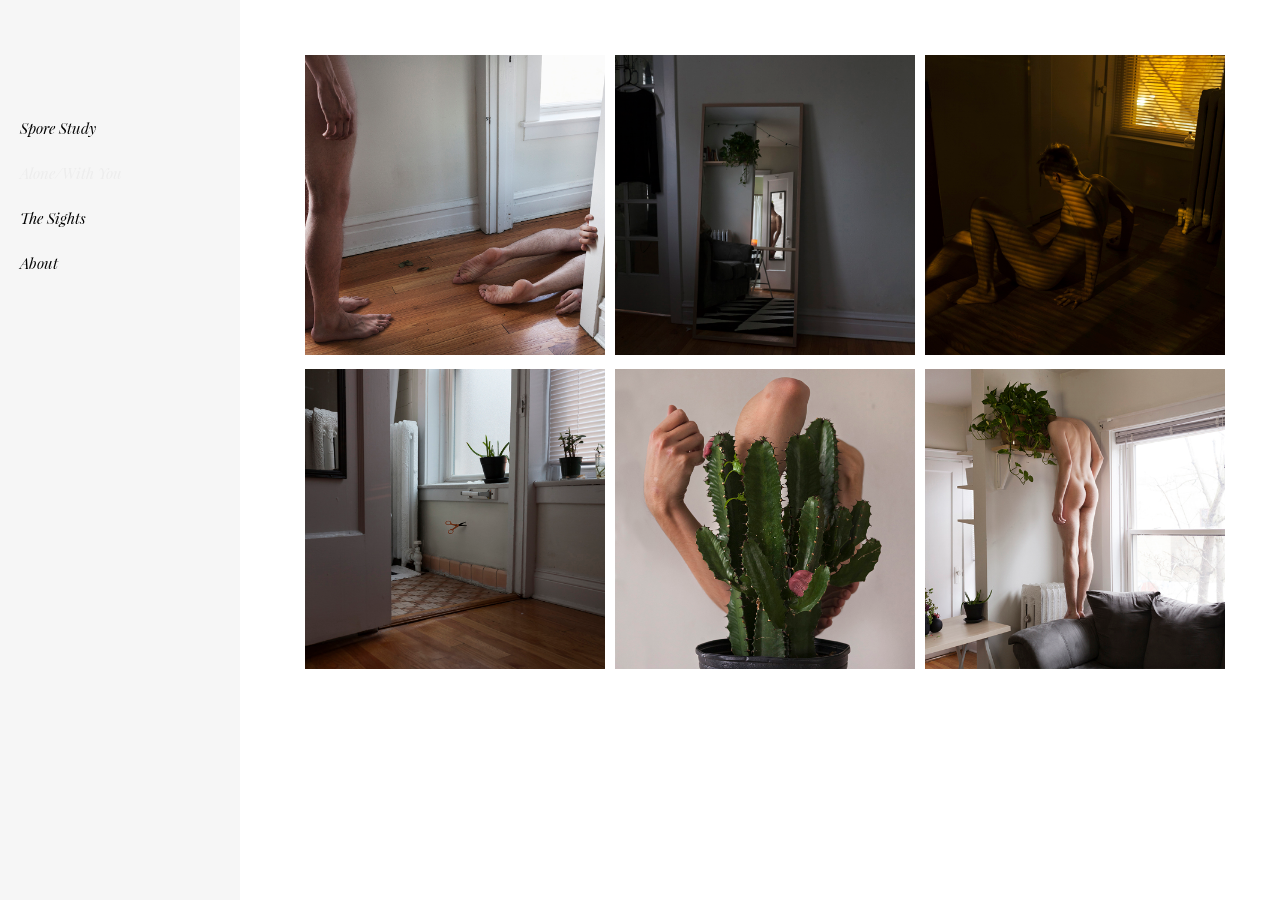
<file: Alone.html>
<!DOCTYPE html>
<html>
<head>
	<title>Alone</title>

	<link rel="stylesheet" type="text/css" href="Custom.css">
	<link rel="stylesheet" type="text/css" href="css/lightbox.css">
	<script type="text/javascript" src="js/lightbox.min.js"></script>

	<style type="text/css">

	body{
		margin: 0px;
		font-family: 'Playfair Display'
	}

		
	.title{
		font-family: 'Playfair Display';
		font-size: 36px;
		font-style: italic;
		font-weight: normal;
		width: 200px;
		display: block;
		padding-left: 20px;
		padding-top: 30px;
		padding-bottom: 40px;
		position: relative;
		color: #5f5f5f;
		transition-duration: 2s;
	}


	.title:hover{
		opacity: 0;
		text-decoration: line-through;
	}

	.Alone{
		color: #ededed;
	}


	/*______________________________________*/

	/*Parent*/
	.row{
		display: flex;
		flex-wrap: wrap;
		margin-left: 250px;
		justify-content: center;
		top: 50px;
		position: absolute;
	}

	/*Child*/
	.col{
		max-width: 300px;
		min-width: 300px;
		margin: 5px;

	}

</style>


</head>
<body>

	<div class="Linkbox"></div>

<h1><a class="title" href="index.html">Colton Witt</a></h1>

<h2><a href="Spores.html">Spore Study</a></h2>

<h2><a class="Alone" href="Alone.html">Alone/With You</a></h2>

<h2><a class="TheSights" href="Sights.html">The Sights</a></h2>

<h2><a class="About" href="">About</a></h2>




	<div class="row">

<div class="col"> <a href="Photos/Alone/ExperienceIII.jpg" data-lightbox="gallery" ><img src="Photos/Alone/ethum.jpg"></a></div>

<div class="col"><a href="Photos/Alone/ExperienceIV.jpg" data-lightbox="gallery"><img src="Photos/Alone/ethumb2.jpg"></a></div>

<div class="col"><a href="Photos/Alone/ExperienceV.jpg" data-lightbox="gallery"><img src="Photos/Alone/ethumb3.jpg"></a></div>

<div class="col"><a href="Photos/Alone/ExperienceVI.jpg" data-lightbox="gallery"><img src="Photos/Alone/ethumb4.jpg"></a></div>

<div class="col"><a href="Photos/Alone/Metamorphosis.jpg" data-lightbox="gallery"><img src="Photos/Alone/ethumb5.jpg"></a></div>

<div class="col"><a href="Photos/Alone/Rebirth.jpg" data-lightbox="gallery"><img src="Photos/Alone/ethumb6.jpg"></a></div>
		
</div>
<!-- thumbnails -->




</body>
</html>
</file>
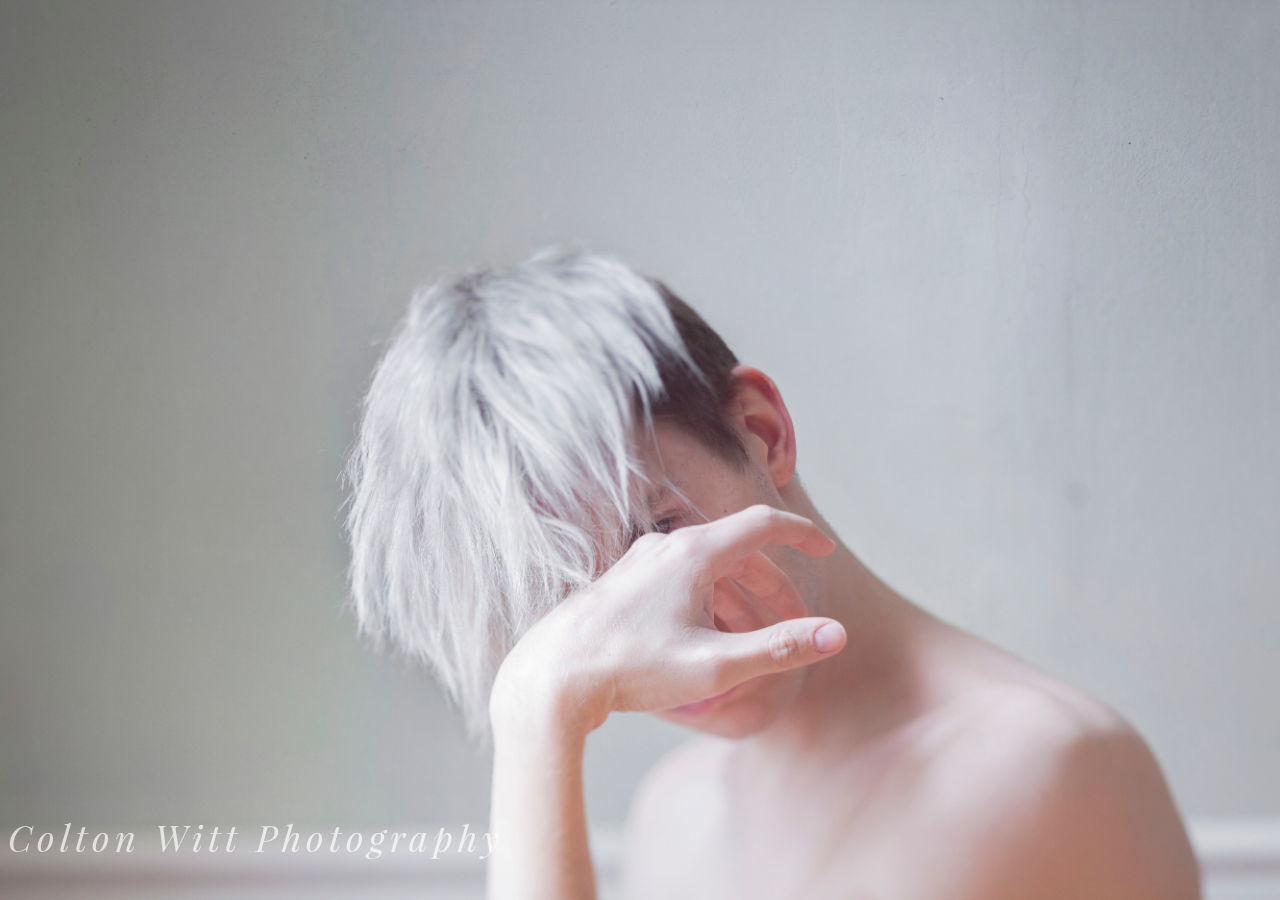
<file: cover.html>
<!DOCTYPE html>

<html>

<head>
    <title>Colton Witt Photography</title>

    <link rel="icon" type="image/gif" href="http://orig14.deviantart.net/71a9/f/2013/040/a/8/camera_pixel_by_blackrabbit_25-d5uf27l.gif" />

    <link rel="icon" type="image/png" sizes="32x32" href="
    <link rel="icon" type="image/gif" href="http://orig14.deviantart.net/71a9/f/2013/040/a/8/camera_pixel_by_blackrabbit_25-d5uf27l.gif">




    <style type="text/css">


    html { 
        background: url(cold.jpg) no-repeat center center fixed; 
         -webkit-background-size: cover;
         -moz-background-size: cover;
         -o-background-size: cover;
         background-size: cover;}

        

         @font-face {
            font-family: 'Playfair Display';
            src: url('playfair-display/PlayfairDisplay-Italic.otf');}


        body{font-family: sans-serif;}

            a{color:white;
                text-decoration: none;

                }

            h1{font-size: 36px;
                color:white;
                font-family: 'Playfair Display' ;
                font-style: italic;
                letter-spacing: 5px;
                text-align: center;
                opacity: 0.7;
                transition-duration: .5s;
            }
            h1:hover{
                opacity: 0;
            }


    </style>

</head>

<body>

 
    

    <h1 style="font-weight: normal; position: fixed; bottom: 15px; width:500px; text-align: left"> <a href="index.html">Colton Witt Photography</a></h1>
   


</body>

</html>
</file>
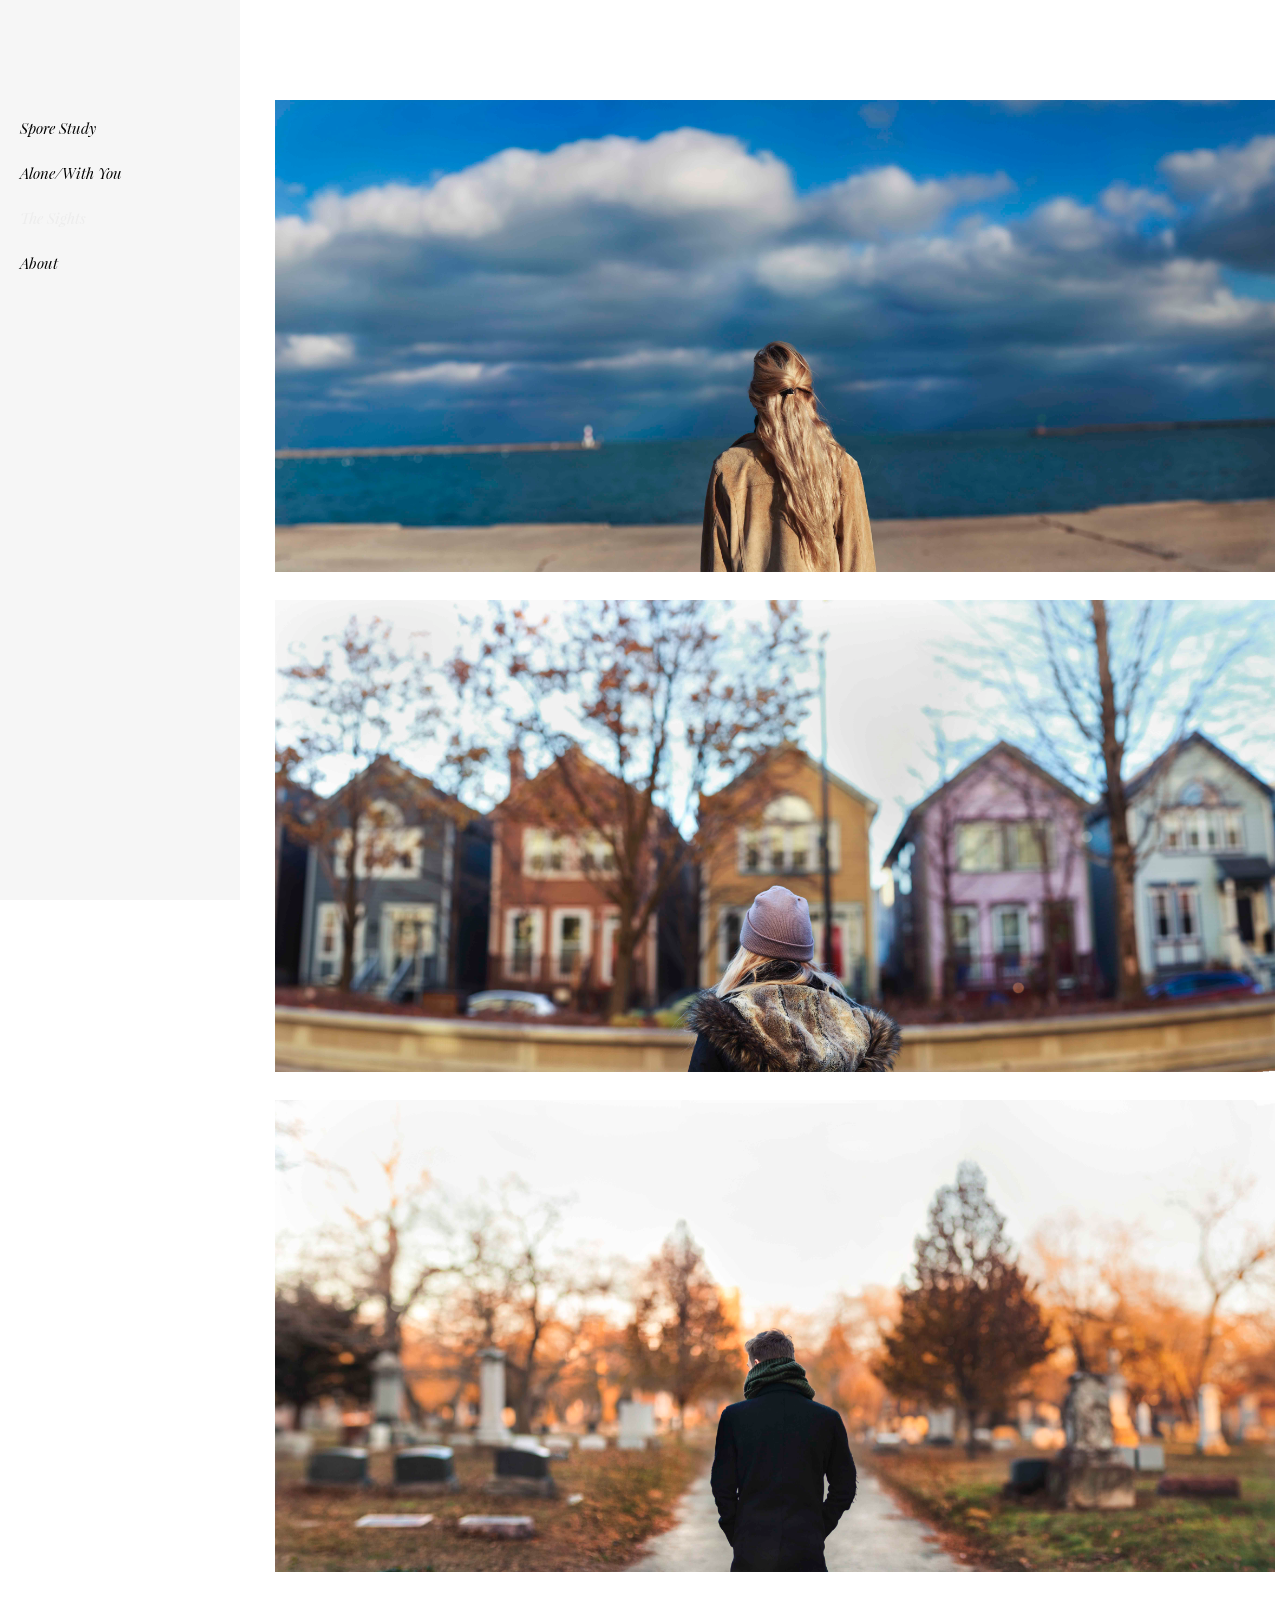
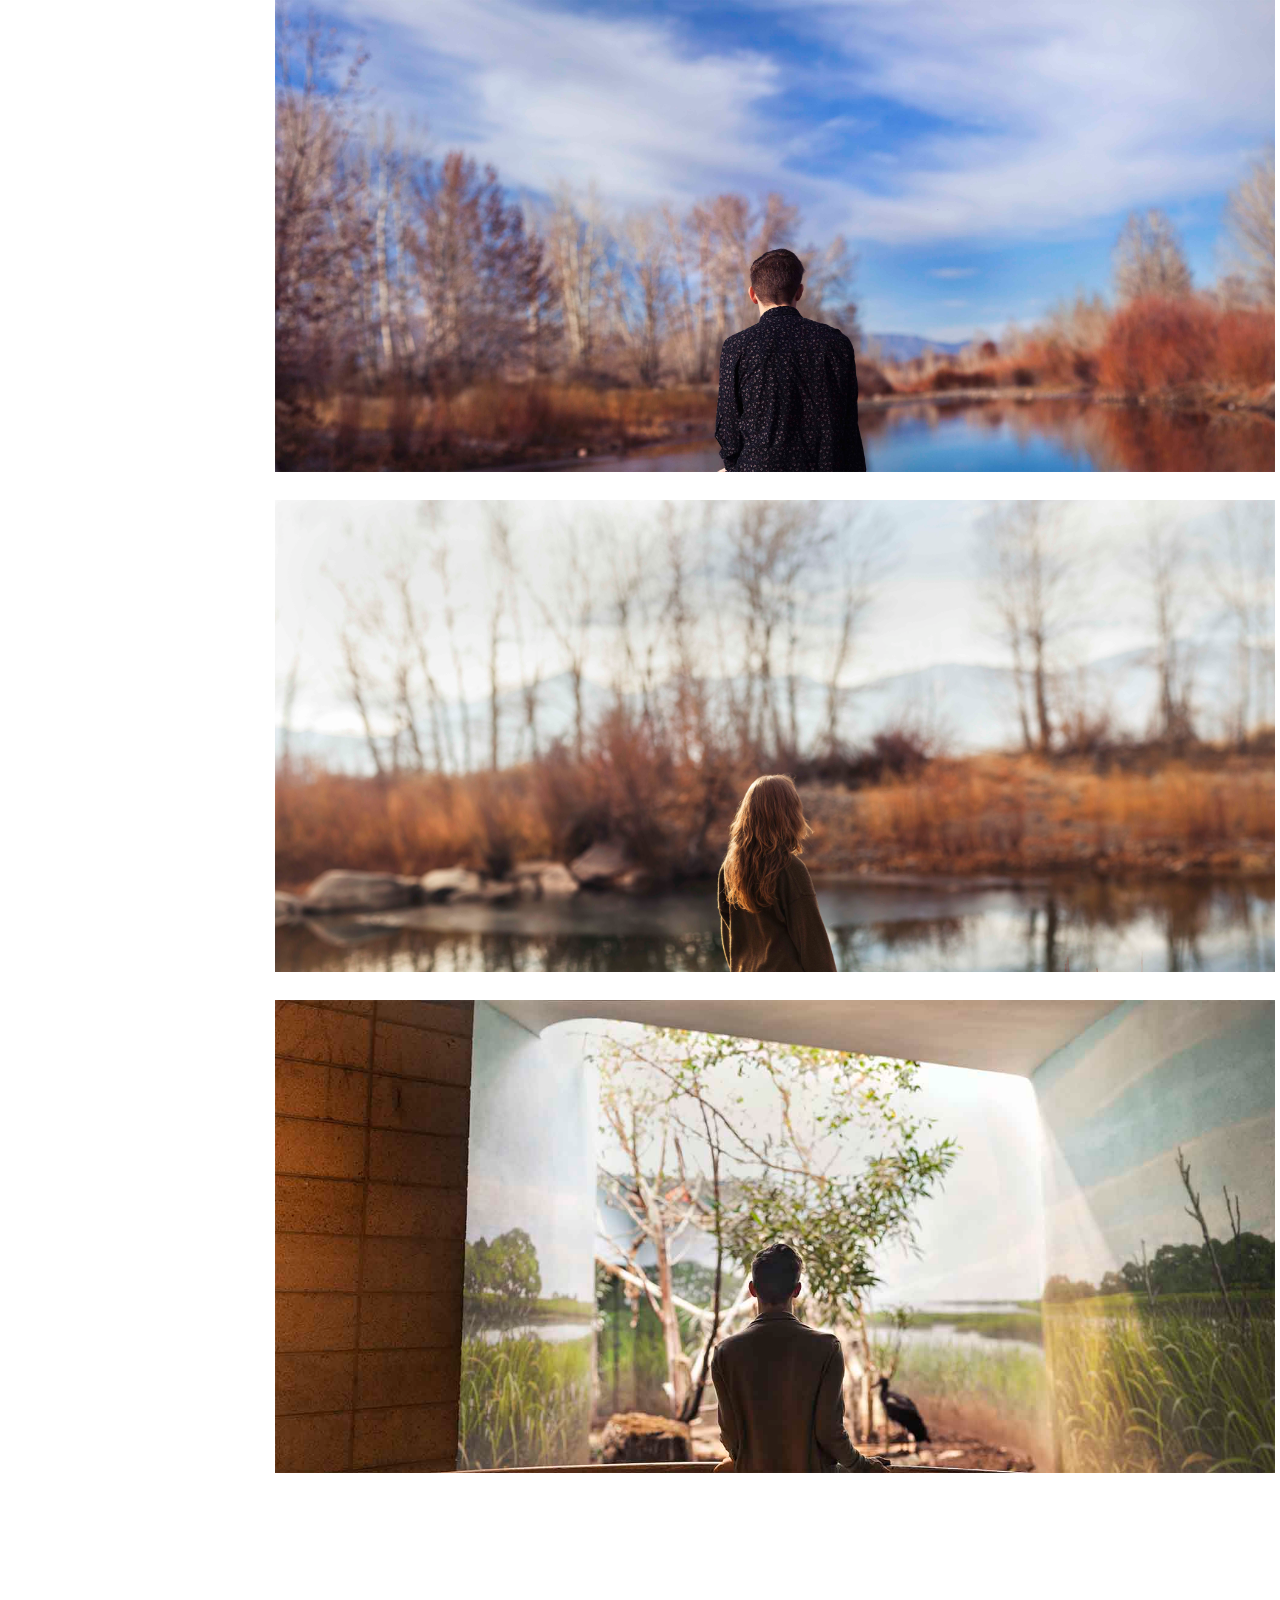
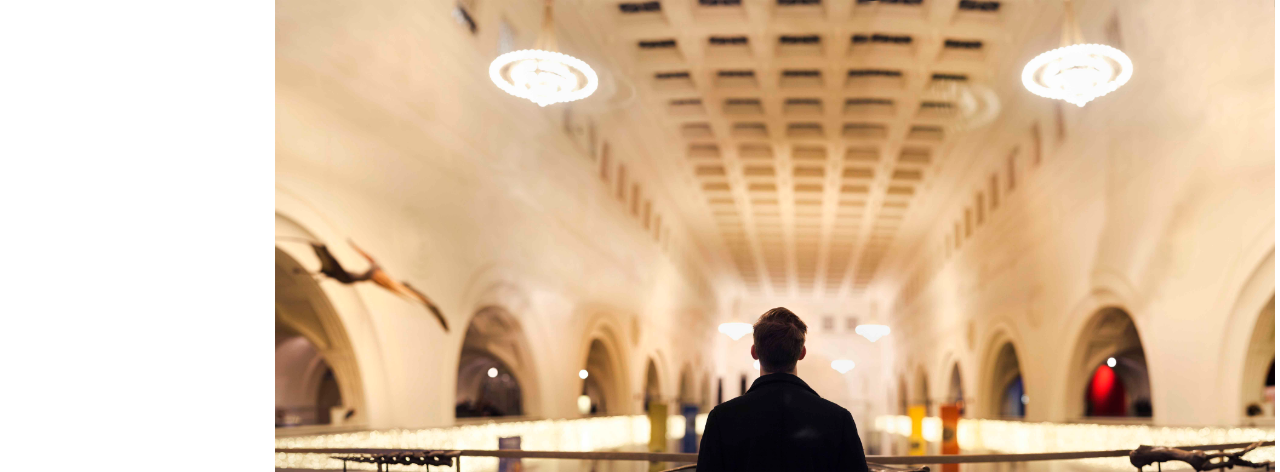
<file: Sights.html>
<!DOCTYPE html>
<html>
<head>
	<title>The Sights</title>

	<link rel="stylesheet" type="text/css" href="Custom.css">

	<style type="text/css">

	body{
		margin: 0px;
		font-family: 'Playfair Display'
	}

		
	.title{
		font-family: 'Playfair Display';
		font-size: 36px;
		font-style: italic;
		font-weight: normal;
		width: 200px;
		display: block;
		padding-left: 20px;
		padding-top: 30px;
		padding-bottom: 40px;
		position: relative;
		color: #5f5f5f;
		transition-duration: 2s;
	}

	.TheSights{
		color: #ededed;
	}


	.title:hover{
		opacity: 0;
		text-decoration: line-through;
	}

	/*.flexboxContainer{
			width: 500px;
			height: 1000px;
			margin: 100px;
			border: 1px solid black;


		display: flex;
		flex-direction: column;
		flex-wrap: nowrap;
		justify-content: flex-end;
		align-items: center;
		align-content: center;


	}

		img {
	max-width: 25%;
	padding: 2.5%;
}*/

 .one{
 	width: 1000px;
 	top: 100px;
 	left: 275px;
 	position: absolute;
 }

.two{
	width: 1000px;
 	top: 600px;
 	left: 275px;
 	position: absolute;
}

.three{
	width: 1000px;
 	top: 1100px;
 	left: 275px;
 	position: absolute;
}

.four{
	width: 1000px;
 	top: 1600px;
 	left: 275px;
 	position: absolute;
}

.five{
	width: 1000px;
 	top: 2100px;
 	left: 275px;
 	position: absolute;
}

.six{
	width: 1000px;
 	top: 2600px;
 	left: 275px;
 	position: absolute;
}

.seven{
	width: 1000px;
 	top: 3200px;
 	left: 275px;
 	position: absolute;
}


</style>


</head>
<body>

<div class="Linkbox"></div>

<h1><a class="title" href="index.html">Colton Witt</a></h1>

<h2><a href="Spores.html">Spore Study</a></h2>

<h2><a class="Alone" href="Alone.html">Alone/With You</a></h2>

<h2><a class="TheSights" href="">The Sights</a></h2>

<h2><a class="About" href="">About</a></h2>


<!-- Images -->
	<!-- <div class="flexboxContainer"> -->
		<img class="one" src="Photos/Sights/01.jpg"></div>
		<img class="two" src="Photos/Sights/02.jpg"></div>
		<img class="three" src="Photos/Sights/03.jpg"></div> 
		<img class="four" src="Photos/Sights/04.jpg"></div>
		<img class="five" src="Photos/Sights/05.jpg"></div>
		<img class="six" src="Photos/Sights/06.jpg"></div>
		<img class="seven" src="Photos/Sights/07.jpg"></div>
<!-- 	</div> -->





</body>
</html>
</file>
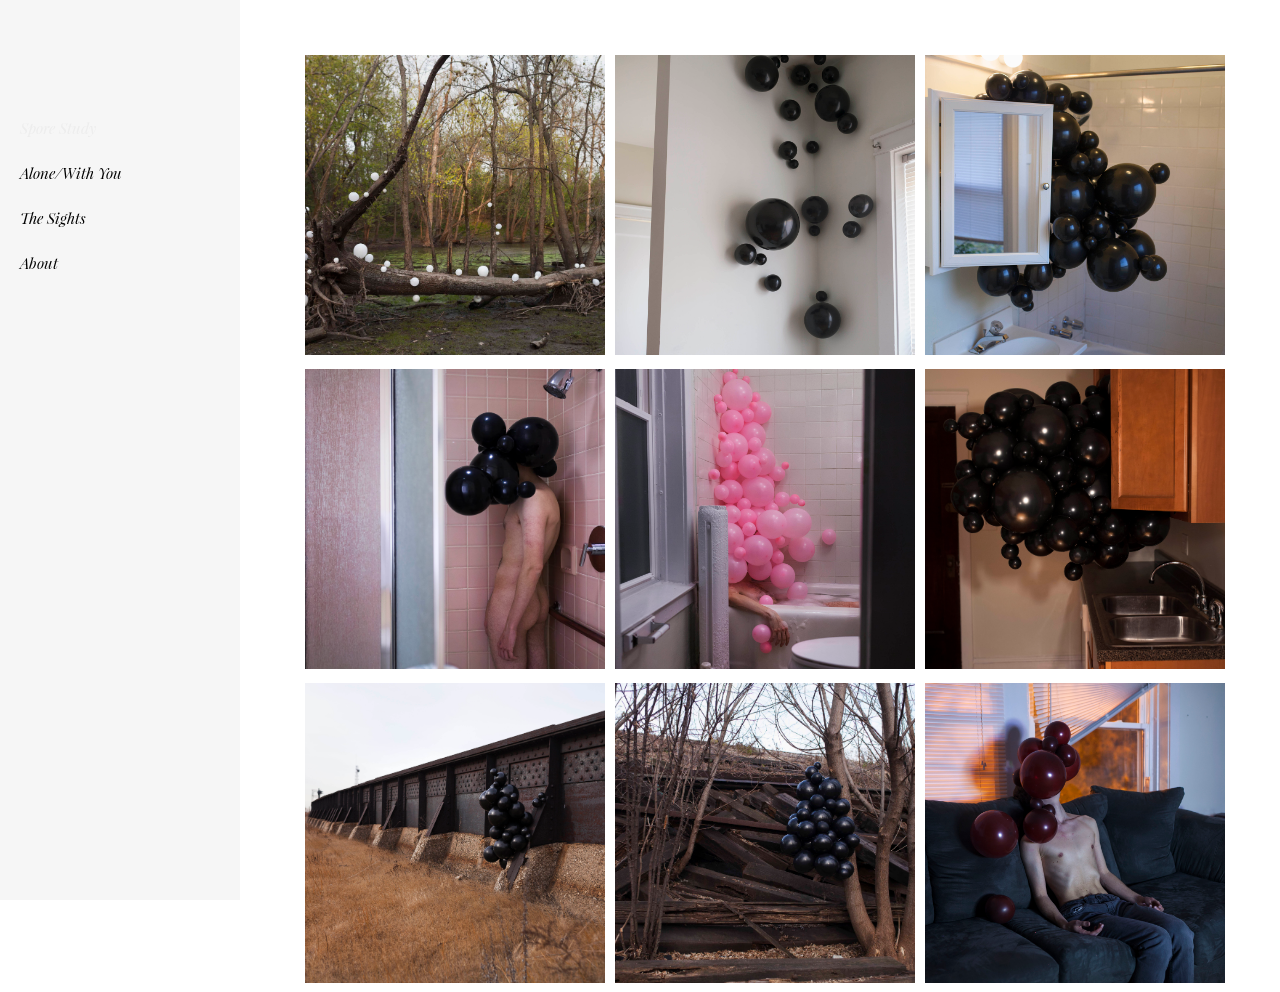
<file: Spores.html>
<!DOCTYPE html>
<html>
<head>
	<title>Spores</title>

	<link rel="stylesheet" type="text/css" href="Custom.css">
	<link rel="stylesheet" type="text/css" href="css/lightbox.css">
	<script type="text/javascript" src="js/lightbox.min.js"></script>

	<style type="text/css">

	body{
		margin: 0px;
		font-family: 'Playfair Display'

	}

		
	.title{
		font-family: 'Playfair Display';
		font-size: 36px;
		font-style: italic;
		font-weight: normal;
		width: 200px;
		display: block;
		padding-left: 20px;
		padding-top: 30px;
		padding-bottom: 40px;
		position: relative;
		color: #5f5f5f;
		transition-duration: 2s;
	}


	.title:hover{
		opacity: 0;
		text-decoration: line-through;
	}

	.Spores{
		color: #ededed;
	}

	/*______________________________________*/

	/*Parent*/
	.row{
		display: flex;
		flex-wrap: wrap;
		margin-left: 250px;
		justify-content: center;
		top: 50px;
		position: absolute;
	}

	/*Child*/
	.col{
		max-width: 250px;
		min-width: 300px;
		margin: 5px;

	}

</style>

</head>
<body>

	<div class="Linkbox"></div>

<h1><a class="title" href="index.html">Colton Witt</a></h1>

<h2><a class="Spores" href="Spores.html">Spore Study</a></h2>

<h2><a class="Alone" href="Alone.html">Alone/With You</a></h2>

<h2><a class="TheSights" href="Sights.html">The Sights</a></h2>

<h2><a class="About" href="">About</a></h2> 


<div class="row">

<div class="col"> <a href="Photos/Spore/SporeStudy#2.jpg" data-lightbox="gallery" ><img src="Photos/Spore/spore2thumb.jpg"></a></div>

<div class="col"> <a href="Photos/Spore/SporeStudy#5.jpg" data-lightbox="gallery" ><img src="Photos/Spore/spore5thumb.jpg"></a></div>

<div class="col"> <a href="Photos/Spore/SporeStudy#7.jpg" data-lightbox="gallery" ><img src="Photos/Spore/spore7thumb.jpg"></a></div>

<div class="col"> <a href="Photos/Spore/SporeStudy#8.jpg" data-lightbox="gallery" ><img src="Photos/Spore/spore8thumb.jpg"></a></div>

<div class="col"> <a href="Photos/Spore/SporeStudy#9.jpg" data-lightbox="gallery" ><img src="Photos/Spore/spore9thumb.jpg"></a></div>

<div class="col"> <a href="Photos/Spore/SporeStudy#10.jpg" data-lightbox="gallery" ><img src="Photos/Spore/spore10thumb.jpg"></a></div>

<div class="col"> <a href="Photos/Spore/SporeStudy#11.jpg" data-lightbox="gallery" ><img src="Photos/Spore/spore11thumb.jpg"></a></div>

<div class="col"> <a href="Photos/Spore/SporeStudy#12.jpg" data-lightbox="gallery" ><img src="Photos/Spore/spore12thumb.jpg"></a></div>

<div class="col"> <a href="Photos/Spore/SporeStudy#6.jpg" data-lightbox="gallery" ><img src="Photos/Spore/spores6thumb.jpg"></a></div>
</div>




</body>
</html>
</file>
<file: Custom.css>
@font-face {
    	font-family: 'Playfair Display';
    	src: url('playfair-display/PlayfairDisplay-Italic.otf');}


    a{color:white;
        text-decoration: none;
        font-weight: normal;
        padding-right: 10px;
        color: black;
    	}

    h1{
    	margin:0;

    }

    img{
        max-width: 100%;
        height: auto;
    }


    /*thumbnail styles*/
    .thumbnails a{
        float: left;
        width: 33%;
    }







    h2{
    	display: block !important;
    	width: 113px;
    	color: black;
    	margin:0;
    	padding-left: 20px;
    	padding-bottom: 25px;
    	font-size:15px;
    	position: relative;
    	color: #5f5f5f;
		transition-duration: 1s;
    }

    h2:hover{ opacity: 0; }

    .Linkbox{
		width: 240px;
		height:100%;
		margin: 0px;
		padding:0px;
		background-color: #ededed;
		opacity: .5;
		position: fixed;
	}
</file>
